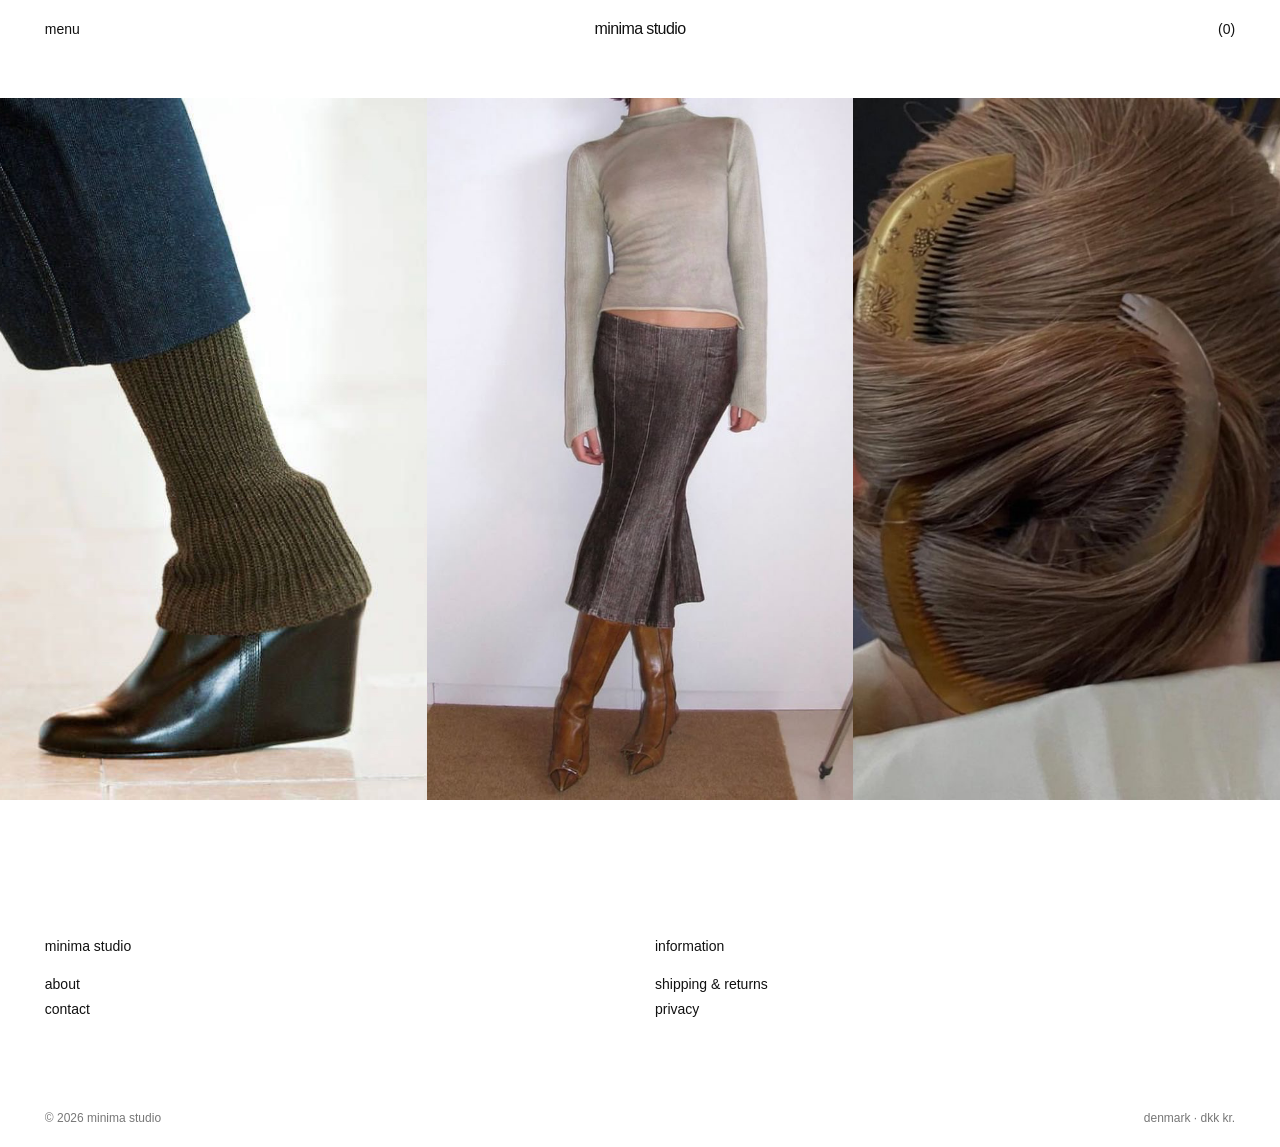
<file: index.html>
<!doctype html>
<html lang="en">
<head><meta charset="UTF-8"><meta name="viewport" content="width=device-width,initial-scale=1"><meta name="description" content="minima studio — a curated collection of vintage and timeless pieces."><title>minima studio</title><link rel="stylesheet" href="style.css"><script src="script.js" defer></script></head>
<body>
<header><div class="header-left"><button data-panel="menu" aria-expanded="false">menu</button></div><a class="logo" href="minima-studio.html">minima studio</a><div class="header-right"><button data-panel="cart" aria-label="cart (0)">(<span id="count" aria-live="polite">0</span>)</button></div></header>
<main id="MainContent"><section id="collection" class="campaign" aria-label="Latest collection"><div class="campaign-image" role="region" aria-label="minima studio inspiration"><div class="hero-track"><div class="hero-group"><img src="assets/hero-1.jpg" alt="black wedge boot with a knitted leg warmer" fetchpriority="high"><img src="assets/hero-2.jpg" alt="hair updo with decorative combs"><img src="assets/hero-3.jpg" alt="light top, dark skirt and brown boots"></div><div class="hero-group" aria-hidden="true"><img src="assets/hero-1.jpg" alt=""><img src="assets/hero-2.jpg" alt=""><img src="assets/hero-3.jpg" alt=""></div></div></div></section>
</main>
<footer><div><h2>minima studio</h2><button data-panel="about">about</button><button data-panel="contact">contact</button></div><div><h2>information</h2><button data-panel="shipping">shipping &amp; returns</button><button data-panel="privacy">privacy</button></div><div class="footer-bottom"><span>© <span id="year"></span> minima studio</span><span>denmark · dkk kr.</span></div></footer>
<div id="overlay" hidden></div><dialog id="panel"><div class="panel-top"><span id="panel-title"></span><button id="close" aria-label="close">close ×</button></div><div id="panel-content"></div></dialog>
</body></html>
</file>
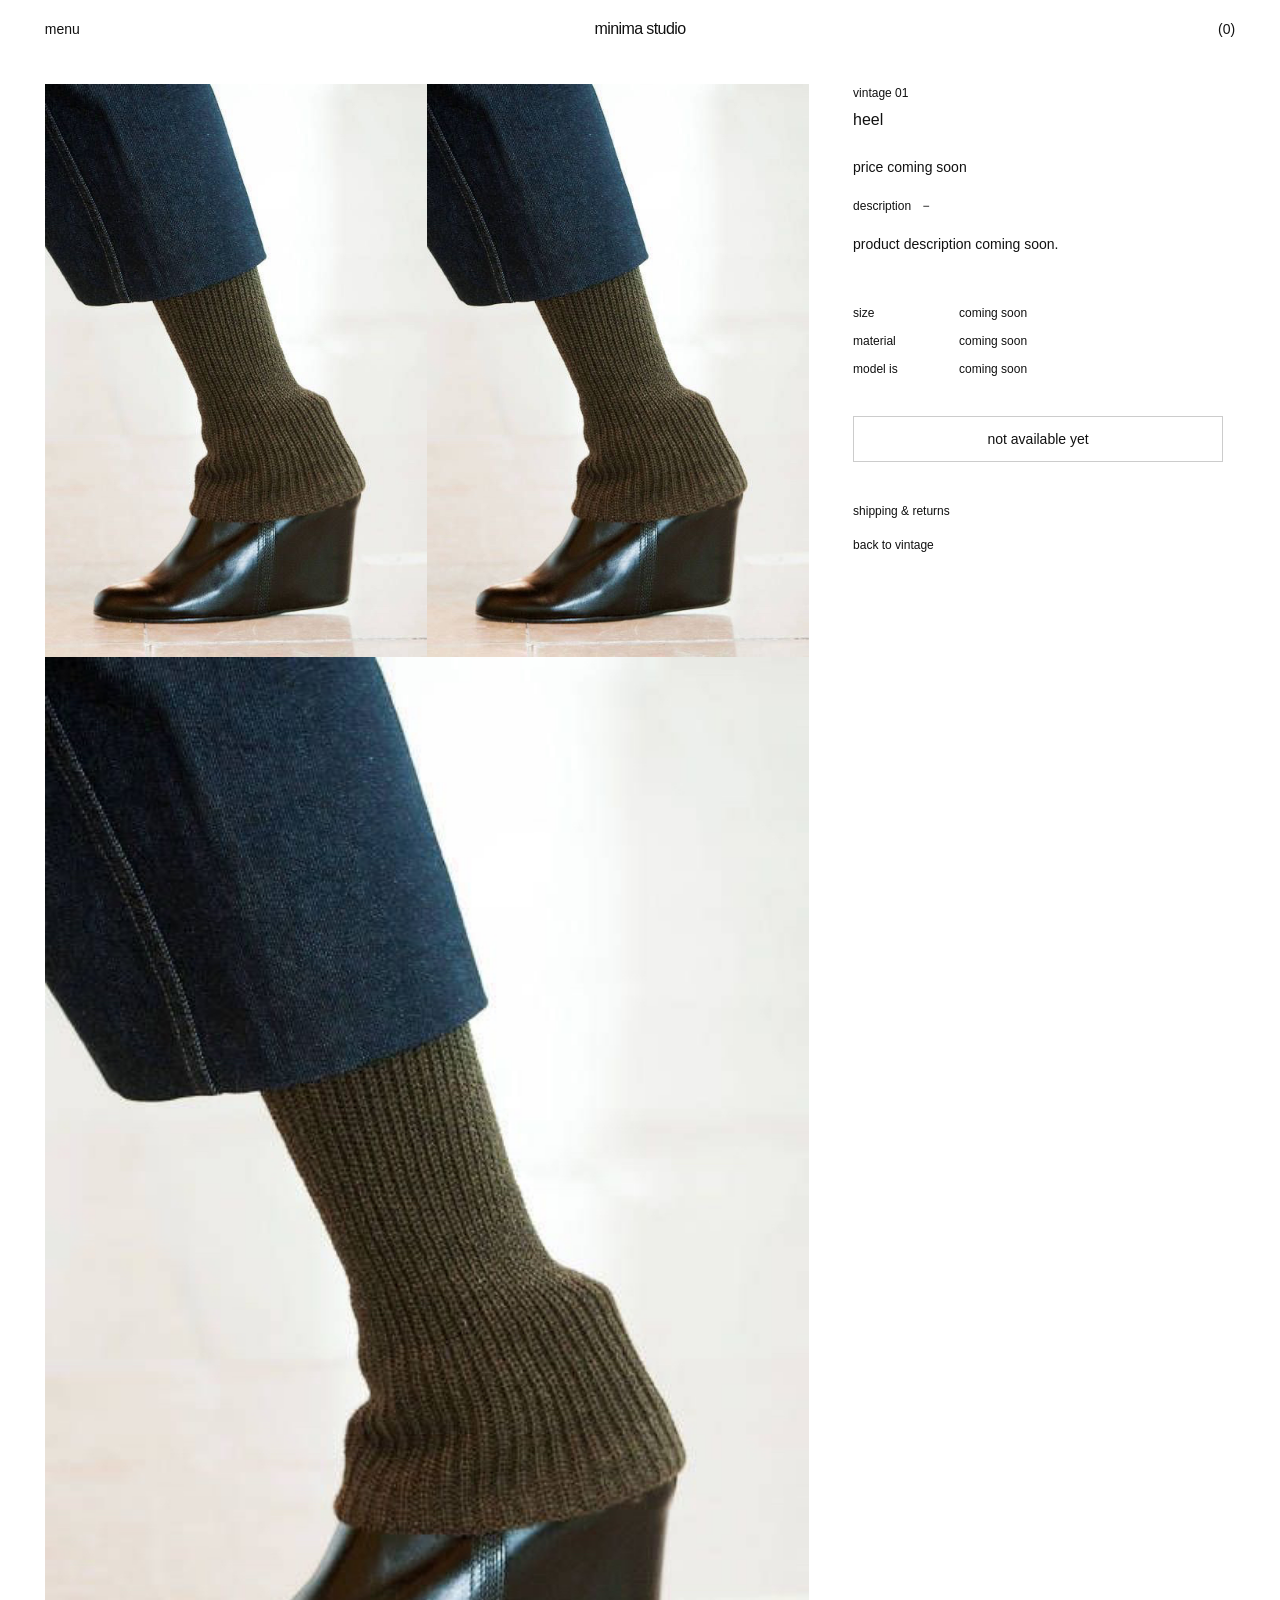
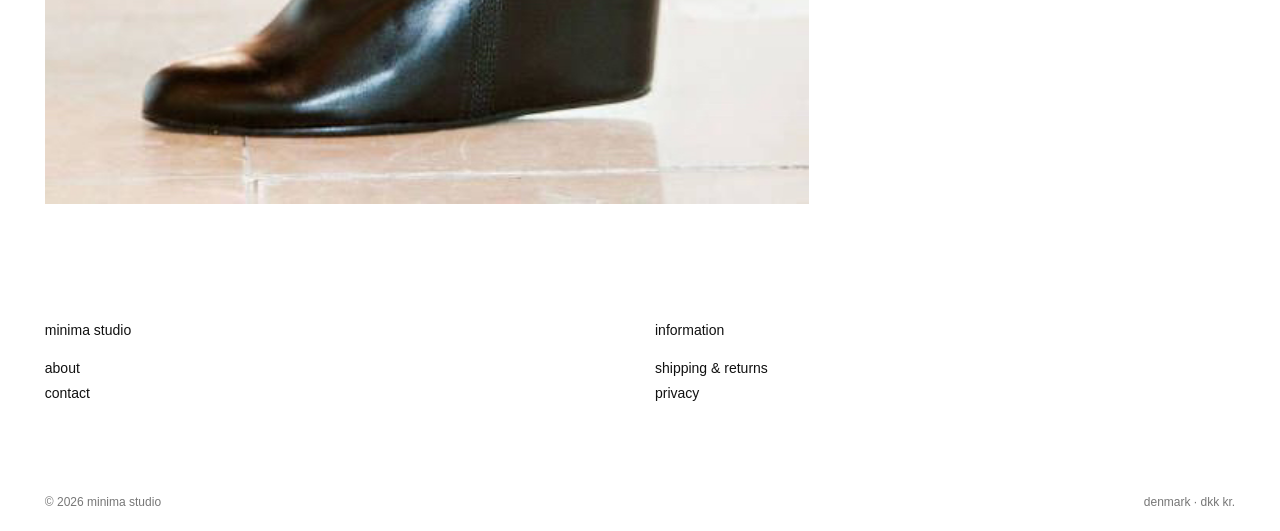
<file: product.html>
<!doctype html>
<html lang="en">
<head><meta charset="UTF-8"><meta name="viewport" content="width=device-width,initial-scale=1"><meta name="description" content="minima studio — a curated collection of vintage and timeless pieces."><title>vintage — minima studio</title><style>*{box-sizing:border-box}html{scroll-behavior:smooth;scroll-padding-top:90px}body{margin:0;background:#fff;color:#111;font-family:"Helvetica Neue",Helvetica,Arial,sans-serif;font-size:14px;font-weight:400;-webkit-font-smoothing:antialiased}button,input,select,textarea{font:inherit;color:inherit}button,a{-webkit-tap-highlight-color:transparent}button{border:0;background:transparent;padding:0;cursor:pointer;text-align:left}a{color:inherit;text-decoration:none}a:hover,button:hover{text-decoration:underline;text-underline-offset:3px}button:focus-visible,a:focus-visible,input:focus-visible{outline:1px solid #111;outline-offset:5px}header{height:58px;display:flex;align-items:center;justify-content:space-between;padding:0 3.5%;position:relative;z-index:2;background:white}.header-left,.header-right{display:flex;gap:30px}.logo{position:absolute;left:50%;transform:translateX(-50%);font-size:18px;font-weight:400;white-space:nowrap;letter-spacing:-.6px}.campaign{display:grid;grid-template-columns:1fr minmax(0,388px) 1fr;max-width:1200px;padding-top:53px;margin:auto;column-gap:30px;min-height:calc(100svh - 58px);align-content:start}.campaign-note,.campaign-shop{text-align:center;padding-top:67px;line-height:18px}.campaign-note{justify-self:start;margin-left:44px;width:90px}.campaign-note span{display:block;margin-bottom:8px}.campaign-note h1{font-size:14px;font-weight:400;margin:0;line-height:18px}.campaign-shop{justify-self:end;margin-right:54px;width:90px}.campaign-shop p{margin:8px 0 0}.campaign-image{display:block;aspect-ratio:388/520;overflow:hidden;background:#efefed}.campaign-image img{display:block;width:100%;height:100%;object-fit:cover}.caption{grid-column:2;text-align:center;margin:31px 0 60px}.collection{padding:65px 3.5% 100px;max-width:1500px;margin:auto}.section-line{display:flex;justify-content:space-between;border-top:1px solid #ccc;padding-top:16px}h2{font-size:14px;font-weight:400;margin:0}.editorial{display:grid;grid-template-columns:1fr 1fr;gap:40px;margin:80px 0}.editorial p:first-child{font-size:clamp(28px,4vw,55px);line-height:1.1;letter-spacing:-1.5px;margin:0}.editorial p:last-child{max-width:270px;line-height:1.5;justify-self:end;margin:0}.categories{display:grid;grid-template-columns:repeat(4,1fr);gap:25px}.categories button{border-top:1px solid #bbb;padding:18px 0;display:flex;justify-content:space-between}.collection-message{color:#666;margin-top:35px}footer{border-top:1px solid #ddd;padding:38px 3.5% 22px;display:grid;grid-template-columns:1fr 1fr 2fr;gap:30px}footer h2{margin-bottom:22px}footer>div>button{display:block;margin:0 0 9px}.newsletter{max-width:390px;width:100%;justify-self:end}.newsletter form{display:flex;border-bottom:1px solid #111;padding-bottom:10px;gap:15px}.newsletter input{border:0;background:none;border-radius:0;min-width:0;flex:1;outline:none}.newsletter p{line-height:1.5;color:#666}.footer-bottom{grid-column:1/-1;display:flex;justify-content:space-between;color:#777;margin-top:55px;font-size:12px}dialog{border:0;padding:30px;position:fixed;margin:0;left:auto;right:0;top:0;height:100svh;max-height:100svh;width:min(460px,100%);max-width:100%;background:#fff}dialog::backdrop{background:#0003}.panel-top{display:flex;justify-content:space-between;margin-bottom:70px}#panel-content nav{display:flex;flex-direction:column;align-items:start;gap:20px;font-size:26px;letter-spacing:-.6px}#panel-content p{line-height:1.6;max-width:340px}#panel-content h2{font-size:24px;margin-bottom:25px}#panel-content input{width:100%;border:0;border-bottom:1px solid #999;padding:12px 0;border-radius:0}.panel-action{margin-top:25px;text-decoration:underline}.search-result{padding-top:25px}.sr-only{position:absolute;width:1px;height:1px;padding:0;overflow:hidden;clip:rect(0,0,0,0);white-space:nowrap}@media(min-width:1100px){.campaign{grid-template-columns:1fr minmax(0, min(45vw,580px)) 1fr}.campaign-image{aspect-ratio:388/520}.campaign{padding-top:55px}.campaign-note,.campaign-shop{padding-top:75px}}@media(max-width:600px){header{padding:0 18px;height:65px}.header-left{gap:16px}.header-left button:nth-child(2),.header-right button:first-child{display:none}.header-right{gap:0}.logo{font-size:17px}.campaign{padding:35px 18px 0;grid-template-columns:1fr 1fr;gap:0;min-height:calc(100svh - 65px)}.campaign-image{grid-column:1/-1;grid-row:1;width:min(100%,388px);justify-self:center}.campaign-note,.campaign-shop{padding-top:21px;margin:0;justify-self:start;width:auto;text-align:left}.campaign-note{display:flex;gap:14px}.campaign-note h1 br{display:none}.campaign-note h1{max-width:145px}.campaign-shop{justify-self:end;text-align:right}.caption{grid-column:1/-1;margin:32px 0 45px}.collection{padding:50px 18px 65px}.section-line span{font-size:12px}.editorial{margin:50px 0;grid-template-columns:1fr;gap:25px}.editorial p:last-child{justify-self:start}.categories{grid-template-columns:1fr 1fr;gap:12px 25px}footer{padding:30px 18px 20px;grid-template-columns:1fr 1fr}.newsletter{grid-column:1/-1;justify-self:start;max-width:100%;margin-top:15px}.footer-bottom{margin-top:20px}}
@media(prefers-reduced-motion:reduce){html{scroll-behavior:auto}}

@media(min-width:601px){.campaign{grid-template-columns:1fr minmax(0,min(45.4vw,calc((100svh - 220px)*.746))) 1fr;max-width:1500px}}

.campaign-image{grid-column:2}@media(max-width:600px){.campaign-image{grid-column:1/-1}}

/* Hero carousel */
.campaign{display:block;padding:40px 0 50px;max-width:none;min-height:calc(100svh - 58px);overflow:hidden}
.campaign-image{width:100%;height:auto;aspect-ratio:auto;background:transparent;overflow:hidden}
.hero-track{display:flex;width:200%;animation:hero-scroll 15s linear infinite;will-change:transform}
.hero-group{display:flex;flex:0 0 50%;min-width:0}
.campaign-image img{display:block;position:static;flex:0 0 calc(100% / 3);width:calc(100% / 3);height:min(78svh,850px);object-fit:cover;opacity:1;border:0;padding:0;margin:0}
@keyframes hero-scroll{from{transform:translateX(-50%)}to{transform:translateX(0)}}
@media(max-width:600px){.campaign{padding:30px 0 40px;min-height:calc(100svh - 65px)}.campaign-image img{height:55svh}}
@media(prefers-reduced-motion:reduce){.hero-track{animation:none}}

body{text-transform:lowercase}@media(max-width:600px){.header-right button:first-child{display:block}}
.cart-items{list-style:none;padding:0;margin:0}.cart-items li{border-top:1px solid #ddd;padding:20px 0;display:flex;justify-content:space-between;gap:20px}.cart-quantity{display:flex;align-items:center;gap:15px}.cart-quantity button{padding:5px}.cart-empty{font-size:14px!important;font-weight:400}.cart-total{border-top:1px solid #ddd;padding-top:20px;margin-top:30px;display:flex;justify-content:space-between}

.logo{font-size:16px}.logo:hover{text-decoration:none}@media(max-width:600px){.logo{font-size:15px}}

/* Small frosted menu over the homepage. */
dialog.menu-pocket{position:fixed;left:18px;right:auto;top:72px;width:min(290px,calc(100vw - 36px));height:auto;max-height:calc(100svh - 90px);padding:28px;background:rgba(255,255,255,.72);backdrop-filter:blur(14px);-webkit-backdrop-filter:blur(14px);box-shadow:0 4px 24px #0000000a;overflow:auto}
.menu-pocket .panel-top{display:none}
.menu-pocket #panel-content nav{font-size:16px;letter-spacing:0;gap:18px}

dialog.menu-pocket{left:0;bottom:0;height:auto;max-height:none}

dialog.menu-pocket{padding-left:calc(3.5vw);padding-right:20px}
.menu-pocket #panel-content nav{font-size:14px;letter-spacing:normal}
@media(max-width:600px){dialog.menu-pocket{padding-left:18px}}

footer{border-top:0;grid-template-columns:1fr 1fr}

/* Vintage collection: four columns on desktop, two on mobile. */
.vintage-page{padding:26px 4.8% 80px;min-height:calc(100svh - 58px)}
.product-grid{display:grid;grid-template-columns:repeat(4,minmax(0,1fr));column-gap:2px;row-gap:34px}
.product-card{min-width:0;margin:0}
.product-photo{position:relative;aspect-ratio:5/7;overflow:hidden;background:#fff}
.product-photo img{display:block;width:100%;height:100%;object-fit:cover}
.product-details{display:flex;justify-content:space-between;align-items:baseline;gap:10px;padding:18px 10px 0;font-size:12px;line-height:1.5}
.product-details h2{font:inherit;margin:0}.product-price{margin:0;color:#666;text-align:right}
@media(max-width:600px){.vintage-page{padding:30px 4.2% 60px}.product-grid{grid-template-columns:repeat(2,minmax(0,1fr));row-gap:32px}.product-details{padding:12px 0 0;flex-wrap:wrap;gap:4px 10px;font-size:12px}.product-price{text-align:left}}

/* Product detail */
.product-page{padding:26px 3.5% 80px;min-height:80svh}
.product-layout{display:grid;grid-template-columns:minmax(0,2fr) minmax(260px,1fr);align-items:start;gap:44px}
.product-gallery{display:grid;grid-template-columns:repeat(2,minmax(0,1fr));gap:0;align-items:start}
.product-gallery img{display:block;width:100%;height:auto;margin:0;padding:0;border:0}
.product-gallery img:last-child{grid-column:1/-1}
.product-info{position:sticky;top:28px;max-width:370px;padding:0 0 30px}
.product-info h1{font-size:16px;font-weight:400;line-height:1.5;margin:0 0 24px}
.product-info p{font-size:14px;line-height:1.65;margin:0 0 20px}
.product-info .product-number{color:#777;margin-bottom:4px;font-size:12px}
.product-specs{display:grid;grid-template-columns:90px 1fr;gap:9px 16px;font-size:12px;line-height:1.6;margin:28px 0}
.product-specs dt,.product-specs dd{margin:0}
.product-specs dd{color:#777}
.product-unavailable{width:100%;padding:14px;border:1px solid #ccc;color:#777;text-align:center;cursor:default;margin:8px 0 22px}
.product-back{display:inline-block;margin-top:20px;font-size:12px;text-decoration:underline;text-underline-offset:3px}
.product-photo-link{display:block}.product-photo-link:hover{text-decoration:none}
@media(max-width:600px){.product-page{padding:25px 0 60px}.product-layout{grid-template-columns:1fr;gap:28px}.product-gallery{grid-template-columns:1fr}.product-gallery img:last-child{grid-column:auto}.product-info{position:static;max-width:none;padding:0 18px}.product-info h1{font-size:16px}.product-specs{grid-template-columns:90px 1fr}}

.product-info,.product-info .product-number,.product-info p,.product-specs dt,.product-specs dd,.product-info .product-unavailable{color:#111}

.product-back,.product-back:hover{text-decoration:none}

.product-summary{display:contents}
.product-info{display:flex;flex-direction:column}
.product-heading{order:0}.product-description-panel{order:1}.product-specs{order:2}.product-unavailable{order:3}.product-links{order:4}
.product-description-panel summary{cursor:pointer;font-size:12px;margin-bottom:20px;list-style:none}
.product-description-panel summary::-webkit-details-marker{display:none}
.product-description-panel summary::after{content:' +';margin-left:8px}
.product-description-panel[open] summary::after{content:' −'}
@media(max-width:600px){
.product-detail-page header{position:absolute;top:0;left:0;right:0;background:transparent;z-index:3}
.product-detail-page .product-page{padding-top:0}
.product-detail-page .product-layout{display:flex;flex-direction:column;gap:0}
.product-detail-page .product-gallery{display:flex;width:100%;overflow-x:auto;scroll-snap-type:x mandatory;scrollbar-width:none;gap:0}
.product-detail-page .product-gallery::-webkit-scrollbar{display:none}
.product-detail-page .product-gallery img{width:100%;flex:0 0 100%;height:72svh;object-fit:cover;scroll-snap-align:start;scroll-snap-stop:always}
.product-detail-page .product-info{display:flex;width:100%;padding:24px 18px 40px;gap:0}
.product-detail-page .product-summary{display:grid;grid-template-columns:minmax(0,1fr) auto;gap:18px;align-items:start;order:0;width:100%}
.product-detail-page .product-heading{min-width:0}
.product-detail-page .product-number{font-size:12px;margin-bottom:4px}
.product-detail-page .product-info h1{font-size:14px;margin:0 0 8px}
.product-detail-page .product-price-label{font-size:12px;margin:0}
.product-detail-page .product-unavailable{font-size:12px;width:auto;max-width:145px;padding:12px 14px;margin:0;line-height:1.4;background:#fff;color:#111;border:1px solid #111}
.product-detail-page .product-specs{order:1;margin:30px 0 40px;font-size:12px}
.product-detail-page .product-description-panel{order:2;width:100%}
.product-detail-page .product-description-panel summary{font-size:12px;margin-bottom:18px}
.product-detail-page .product-description-panel p{font-size:14px;line-height:1.65}
.product-detail-page .product-links{order:3;margin-top:12px}
}
</style></head>
<body class="product-detail-page">
<header><div class="header-left"><button data-panel="menu" aria-expanded="false">menu</button></div><a class="logo" href="minima-studio.html">minima studio</a><div class="header-right"><button data-panel="cart" aria-label="cart (0)">(<span id="count" aria-live="polite">0</span>)</button></div></header>
<main id="MainContent" class="product-page"><div class="product-layout"><section class="product-gallery" aria-label="product images" id="product-gallery"></section><section class="product-info" aria-labelledby="product-name"><div class="product-summary"><div class="product-heading"><p class="product-number" id="product-number"></p><h1 id="product-name"></h1><p class="product-price-label">price coming soon</p></div><button class="product-unavailable" disabled>not available yet</button></div><dl class="product-specs"><dt>size</dt><dd>coming soon</dd><dt>material</dt><dd>coming soon</dd><dt>model is</dt><dd>coming soon</dd></dl><details class="product-description-panel" open><summary>description</summary><p id="product-description"></p></details><div class="product-links"><button class="product-back" data-panel="shipping">shipping &amp; returns</button><br><a class="product-back" href="vintage.html">back to vintage</a></div></section></div></main>
<footer><div><h2>minima studio</h2><button data-panel="about">about</button><button data-panel="contact">contact</button></div><div><h2>information</h2><button data-panel="shipping">shipping &amp; returns</button><button data-panel="privacy">privacy</button></div><div class="footer-bottom"><span>© <span id="year"></span> minima studio</span><span>denmark · dkk kr.</span></div></footer>
<div id="overlay" hidden></div><dialog id="panel"><div class="panel-top"><span id="panel-title"></span><button id="close" aria-label="close">close ×</button></div><div id="panel-content"></div></dialog>
<script>
const requestedProduct=Number(new URLSearchParams(location.search).get('id') || 1);
const productId=Number.isInteger(requestedProduct) && requestedProduct>=1 && requestedProduct<=12 ? requestedProduct : 1;
const productTypes=['heel','hair','skirt'];
const photoIndex=(productId-1)%3;
const productType=productTypes[photoIndex];
document.title=`vintage ${String(productId).padStart(2,'0')} ${productType} — minima studio`;
document.querySelector('#product-number').textContent=`vintage ${String(productId).padStart(2,'0')}`;
document.querySelector('#product-name').textContent=productType;
document.querySelector('#product-description').textContent='product description coming soon.';
const gallery=document.querySelector('#product-gallery');
// Repeat the current reference photo until individual product photos are supplied.
for(let index=0;index<3;index++){
 const image=document.createElement('img');
 image.src=`assets/hero-${photoIndex+1}.jpg`;
 image.alt=`vintage ${String(productId).padStart(2,'0')} — ${productType}`;
 if(index>0)image.loading='lazy';
 gallery.append(image);
}
</script><script>const panel=document.querySelector('#panel');
const content=document.querySelector('#panel-content');
const title=document.querySelector('#panel-title');
const views={menu:['menu','<nav><a href="vintage.html">vintage</a><button data-panel="about">about</button><button data-panel="shipping">shipping</button><a href="https://www.instagram.com/minimastudio.dk/" target="_blank" rel="noopener noreferrer">instagram</a><a href="https://www.tiktok.com/@laurabjerremand" target="_blank" rel="noopener noreferrer">tiktok</a><button data-panel="contact">mail</button></nav>'],instagram:['instagram','<p>instagram link coming soon.</p>'],tiktok:['tiktok','<p>tiktok link coming soon.</p>'],about:['About minima studio','<h2>minima studio</h2><p>A considered collection of vintage, clothing and everyday objects. Selected with care, to be worn and kept.</p>'],contact:['Contact','<h2>Let’s get in touch.</h2><p>Contact details for minima studio will be available here soon.</p>'],shipping:['Shipping & Returns','<h2>Shipping & returns</h2><p>Shipping destinations, delivery times and return terms will be available when the shop opens.</p>'],privacy:['Privacy','<h2>Your privacy</h2><p>This preview does not send personal information to a server. Newsletter preferences are stored only in this browser.</p>'],account:['Account','<h2>Welcome to minima studio.</h2><p>Customer accounts will be available when the shop opens.</p>'],cart:['Cart: 0','<h2>Your cart is empty.</h2><a class="panel-action" href="#collection">Explore the collection ↗</a>'],collaborations:['Collaborations','<h2>Shared perspectives.</h2><p>Future collaborations by minima studio will appear here.</p>'],journal:['Journal','<h2>Notes from the studio.</h2><p>Stories, inspiration and new perspectives. Coming soon.</p>'],search:['Search','<label class="sr-only" for="search-input">Search the collection</label><input id="search-input" type="search" placeholder="Search the collection" autocomplete="off"><div class="search-result" role="status">Search vintage, clothing, knitwear or bags.</div>']};
function openPanel(name){const view=name==='cart'?cartView():views[name];if(!view)return;panel.classList.toggle('menu-pocket',name==='menu');title.textContent=view[0];content.innerHTML=view[1];document.querySelectorAll('[aria-expanded]').forEach(e=>e.setAttribute('aria-expanded',String(e.dataset.panel===name)));if(name==='menu'){if(panel.open)panel.close();panel.show()}else{if(panel.open && !panel.matches(':modal'))panel.close();if(!panel.open)panel.showModal()}document.body.style.overflow=name==='menu'?'':'hidden';if(name==='search'){const input=content.querySelector('input');input.focus();input.addEventListener('input',()=>{const query=input.value.trim();content.querySelector('.search-result').textContent=query?`No products available for “${query}” yet. Our next selection is coming soon.`:'Search vintage, clothing, knitwear or bags.'})}}
function closePanel(){panel.close();document.body.style.overflow='';document.querySelectorAll('[aria-expanded]').forEach(e=>e.setAttribute('aria-expanded','false'))}
document.addEventListener('click',e=>{const trigger=e.target.closest('[data-panel]');if(trigger)openPanel(trigger.dataset.panel);if(e.target.closest('#close'))closePanel();if(e.target.closest('#panel a')){closePanel();if(e.target.closest('[data-home]'))window.scrollTo({top:0,behavior:'smooth'})}const category=e.target.closest('[data-category]');if(category)document.querySelector('#collection-message').textContent=`${category.dataset.category} — our next selection is coming soon.`});
panel.addEventListener('close',()=>{document.body.style.overflow=''});panel.addEventListener('click',e=>{if(e.target===panel&&e.clientX<panel.getBoundingClientRect().left)closePanel()});

document.querySelector('#year').textContent=new Date().getFullYear();

const CART_KEY = 'minima-cart';
let cart = [];
try {
  const saved = JSON.parse(localStorage.getItem(CART_KEY) || '[]');
  if (Array.isArray(saved)) cart = saved.filter(item => item && typeof item.id === 'string' && typeof item.name === 'string' && Number.isSafeInteger(item.quantity) && item.quantity > 0 && Number.isFinite(item.price) && item.price >= 0);
} catch {}
const escapeText = value => String(value).replace(/[&<>"']/g, char => ({'&':'&amp;','<':'&lt;','>':'&gt;','"':'&quot;',"'":'&#39;'}[char]));
const money = amount => new Intl.NumberFormat('da-DK', {style:'currency',currency:'DKK'}).format(amount);
function cartCount(){return cart.reduce((sum,item)=>sum+item.quantity,0)}
function cartView(){
  const rows = cart.map(item => `<li><span>${escapeText(item.name)}<br>${money(item.price)}</span><div class="cart-quantity"><button data-cart-change="-1" data-cart-id="${escapeText(item.id)}" aria-label="remove one">−</button><span>${item.quantity}</span><button data-cart-change="1" data-cart-id="${escapeText(item.id)}" aria-label="add one">+</button></div></li>`).join('');
  return [`cart (${cartCount()})`, cart.length ? `<ul class="cart-items">${rows}</ul><div class="cart-total"><span>subtotal</span><span>${money(cart.reduce((sum,item)=>sum+item.price*item.quantity,0))}</span></div>` : '<p class="cart-empty">your cart is currently empty</p>'];
}
function updateCart(){
  document.querySelector('#count').textContent = cartCount();
  document.querySelector('[data-panel="cart"]').setAttribute('aria-label',`cart (${cartCount()})`);
  try {localStorage.setItem(CART_KEY,JSON.stringify(cart))} catch {}
  if(panel.open && title.textContent.startsWith('cart (')){const view=cartView();title.textContent=view[0];content.innerHTML=view[1]}
}
window.minimaCart = {
  add(product){
    if(!product || typeof product.id !== 'string' || typeof product.name !== 'string' || !Number.isFinite(product.price) || product.price < 0) return;
    const quantity = product.quantity === undefined ? 1 : product.quantity;
    if(!Number.isSafeInteger(quantity) || quantity < 1) return;
    const existing = cart.find(item=>item.id===product.id);
    if(existing) existing.quantity += quantity;
    else cart.push({id:product.id,name:product.name,price:product.price,quantity});
    updateCart();
  },
  get count(){return cartCount()}
};
document.addEventListener('click',event=>{
  const control=event.target.closest('[data-cart-change]');
  if(control){const item=cart.find(item=>item.id===control.dataset.cartId);if(item){item.quantity+=Number(control.dataset.cartChange);cart=cart.filter(item=>item.quantity>0);updateCart()}}
  const add=event.target.closest('[data-add-to-cart]');
  if(add) window.minimaCart.add({id:add.dataset.productId,name:add.dataset.productName,price:Number(add.dataset.productPrice)});
});
updateCart();

document.addEventListener('click',event=>{
  if(panel.open && panel.classList.contains('menu-pocket') && !panel.contains(event.target) && !event.target.closest('[data-panel="menu"]')) closePanel();
});
document.addEventListener('keydown',event=>{
  if(event.key==='Escape' && panel.open) closePanel();
});
</script></body></html>
</file>
<file: style.css>
*{box-sizing:border-box}html{scroll-behavior:smooth;scroll-padding-top:90px}body{margin:0;background:#fff;color:#111;font-family:"Helvetica Neue",Helvetica,Arial,sans-serif;font-size:14px;font-weight:400;-webkit-font-smoothing:antialiased}button,input,select,textarea{font:inherit;color:inherit}button,a{-webkit-tap-highlight-color:transparent}button{border:0;background:transparent;padding:0;cursor:pointer;text-align:left}a{color:inherit;text-decoration:none}a:hover,button:hover{text-decoration:underline;text-underline-offset:3px}button:focus-visible,a:focus-visible,input:focus-visible{outline:1px solid #111;outline-offset:5px}header{height:58px;display:flex;align-items:center;justify-content:space-between;padding:0 3.5%;position:relative;z-index:2;background:white}.header-left,.header-right{display:flex;gap:30px}.logo{position:absolute;left:50%;transform:translateX(-50%);font-size:18px;font-weight:400;white-space:nowrap;letter-spacing:-.6px}.campaign{display:grid;grid-template-columns:1fr minmax(0,388px) 1fr;max-width:1200px;padding-top:53px;margin:auto;column-gap:30px;min-height:calc(100svh - 58px);align-content:start}.campaign-note,.campaign-shop{text-align:center;padding-top:67px;line-height:18px}.campaign-note{justify-self:start;margin-left:44px;width:90px}.campaign-note span{display:block;margin-bottom:8px}.campaign-note h1{font-size:14px;font-weight:400;margin:0;line-height:18px}.campaign-shop{justify-self:end;margin-right:54px;width:90px}.campaign-shop p{margin:8px 0 0}.campaign-image{display:block;aspect-ratio:388/520;overflow:hidden;background:#efefed}.campaign-image img{display:block;width:100%;height:100%;object-fit:cover}.caption{grid-column:2;text-align:center;margin:31px 0 60px}.collection{padding:65px 3.5% 100px;max-width:1500px;margin:auto}.section-line{display:flex;justify-content:space-between;border-top:1px solid #ccc;padding-top:16px}h2{font-size:14px;font-weight:400;margin:0}.editorial{display:grid;grid-template-columns:1fr 1fr;gap:40px;margin:80px 0}.editorial p:first-child{font-size:clamp(28px,4vw,55px);line-height:1.1;letter-spacing:-1.5px;margin:0}.editorial p:last-child{max-width:270px;line-height:1.5;justify-self:end;margin:0}.categories{display:grid;grid-template-columns:repeat(4,1fr);gap:25px}.categories button{border-top:1px solid #bbb;padding:18px 0;display:flex;justify-content:space-between}.collection-message{color:#666;margin-top:35px}footer{border-top:1px solid #ddd;padding:38px 3.5% 22px;display:grid;grid-template-columns:1fr 1fr 2fr;gap:30px}footer h2{margin-bottom:22px}footer>div>button{display:block;margin:0 0 9px}.newsletter{max-width:390px;width:100%;justify-self:end}.newsletter form{display:flex;border-bottom:1px solid #111;padding-bottom:10px;gap:15px}.newsletter input{border:0;background:none;border-radius:0;min-width:0;flex:1;outline:none}.newsletter p{line-height:1.5;color:#666}.footer-bottom{grid-column:1/-1;display:flex;justify-content:space-between;color:#777;margin-top:55px;font-size:12px}dialog{border:0;padding:30px;position:fixed;margin:0;left:auto;right:0;top:0;height:100svh;max-height:100svh;width:min(460px,100%);max-width:100%;background:#fff}dialog::backdrop{background:#0003}.panel-top{display:flex;justify-content:space-between;margin-bottom:70px}#panel-content nav{display:flex;flex-direction:column;align-items:start;gap:20px;font-size:26px;letter-spacing:-.6px}#panel-content p{line-height:1.6;max-width:340px}#panel-content h2{font-size:24px;margin-bottom:25px}#panel-content input{width:100%;border:0;border-bottom:1px solid #999;padding:12px 0;border-radius:0}.panel-action{margin-top:25px;text-decoration:underline}.search-result{padding-top:25px}.sr-only{position:absolute;width:1px;height:1px;padding:0;overflow:hidden;clip:rect(0,0,0,0);white-space:nowrap}@media(min-width:1100px){.campaign{grid-template-columns:1fr minmax(0, min(45vw,580px)) 1fr}.campaign-image{aspect-ratio:388/520}.campaign{padding-top:55px}.campaign-note,.campaign-shop{padding-top:75px}}@media(max-width:600px){header{padding:0 18px;height:65px}.header-left{gap:16px}.header-left button:nth-child(2),.header-right button:first-child{display:none}.header-right{gap:0}.logo{font-size:17px}.campaign{padding:35px 18px 0;grid-template-columns:1fr 1fr;gap:0;min-height:calc(100svh - 65px)}.campaign-image{grid-column:1/-1;grid-row:1;width:min(100%,388px);justify-self:center}.campaign-note,.campaign-shop{padding-top:21px;margin:0;justify-self:start;width:auto;text-align:left}.campaign-note{display:flex;gap:14px}.campaign-note h1 br{display:none}.campaign-note h1{max-width:145px}.campaign-shop{justify-self:end;text-align:right}.caption{grid-column:1/-1;margin:32px 0 45px}.collection{padding:50px 18px 65px}.section-line span{font-size:12px}.editorial{margin:50px 0;grid-template-columns:1fr;gap:25px}.editorial p:last-child{justify-self:start}.categories{grid-template-columns:1fr 1fr;gap:12px 25px}footer{padding:30px 18px 20px;grid-template-columns:1fr 1fr}.newsletter{grid-column:1/-1;justify-self:start;max-width:100%;margin-top:15px}.footer-bottom{margin-top:20px}}
@media(prefers-reduced-motion:reduce){html{scroll-behavior:auto}}

@media(min-width:601px){.campaign{grid-template-columns:1fr minmax(0,min(45.4vw,calc((100svh - 220px)*.746))) 1fr;max-width:1500px}}

.campaign-image{grid-column:2}@media(max-width:600px){.campaign-image{grid-column:1/-1}}

/* Hero carousel */
.campaign{display:block;padding:40px 0 50px;max-width:none;min-height:calc(100svh - 58px);overflow:hidden}
.campaign-image{width:100%;height:auto;aspect-ratio:auto;background:transparent;overflow:hidden}
.hero-track{display:flex;width:200%;animation:hero-scroll 15s linear infinite;will-change:transform}
.hero-group{display:flex;flex:0 0 50%;min-width:0}
.campaign-image img{display:block;position:static;flex:0 0 calc(100% / 3);width:calc(100% / 3);height:min(78svh,850px);object-fit:cover;opacity:1;border:0;padding:0;margin:0}
@keyframes hero-scroll{from{transform:translateX(-50%)}to{transform:translateX(0)}}
@media(max-width:600px){.campaign{padding:30px 0 40px;min-height:calc(100svh - 65px)}.campaign-image img{height:55svh}}
@media(prefers-reduced-motion:reduce){.hero-track{animation:none}}

body{text-transform:lowercase}@media(max-width:600px){.header-right button:first-child{display:block}}
.cart-items{list-style:none;padding:0;margin:0}.cart-items li{border-top:1px solid #ddd;padding:20px 0;display:flex;justify-content:space-between;gap:20px}.cart-quantity{display:flex;align-items:center;gap:15px}.cart-quantity button{padding:5px}.cart-empty{font-size:14px!important;font-weight:400}.cart-total{border-top:1px solid #ddd;padding-top:20px;margin-top:30px;display:flex;justify-content:space-between}

.logo{font-size:16px}.logo:hover{text-decoration:none}@media(max-width:600px){.logo{font-size:15px}}

/* Small frosted menu over the homepage. */
dialog.menu-pocket{position:fixed;left:18px;right:auto;top:72px;width:min(290px,calc(100vw - 36px));height:auto;max-height:calc(100svh - 90px);padding:28px;background:rgba(255,255,255,.72);backdrop-filter:blur(14px);-webkit-backdrop-filter:blur(14px);box-shadow:0 4px 24px #0000000a;overflow:auto}
.menu-pocket .panel-top{display:none}
.menu-pocket #panel-content nav{font-size:16px;letter-spacing:0;gap:18px}

dialog.menu-pocket{left:0;bottom:0;height:auto;max-height:none}

dialog.menu-pocket{padding-left:calc(3.5vw);padding-right:20px}
.menu-pocket #panel-content nav{font-size:14px;letter-spacing:normal}
@media(max-width:600px){dialog.menu-pocket{padding-left:18px}}

footer{border-top:0;grid-template-columns:1fr 1fr}

/* Vintage collection: four columns on desktop, two on mobile. */
.vintage-page{padding:26px 4.8% 80px;min-height:calc(100svh - 58px)}
.product-grid{display:grid;grid-template-columns:repeat(4,minmax(0,1fr));column-gap:2px;row-gap:34px}
.product-card{min-width:0;margin:0}
.product-photo{position:relative;aspect-ratio:5/7;overflow:hidden;background:#fff}
.product-photo img{display:block;width:100%;height:100%;object-fit:cover}
.product-details{display:flex;justify-content:space-between;align-items:baseline;gap:10px;padding:18px 10px 0;font-size:12px;line-height:1.5}
.product-details h2{font:inherit;margin:0}.product-price{margin:0;color:#666;text-align:right}
@media(max-width:600px){.vintage-page{padding:30px 4.2% 60px}.product-grid{grid-template-columns:repeat(2,minmax(0,1fr));row-gap:32px}.product-details{padding:12px 0 0;flex-wrap:wrap;gap:4px 10px;font-size:12px}.product-price{text-align:left}}

/* Product detail */
.product-page{padding:26px 3.5% 80px;min-height:80svh}
.product-layout{display:grid;grid-template-columns:minmax(0,2fr) minmax(260px,1fr);align-items:start;gap:44px}
.product-gallery{display:grid;grid-template-columns:repeat(2,minmax(0,1fr));gap:0;align-items:start}
.product-gallery img{display:block;width:100%;height:auto;margin:0;padding:0;border:0}
.product-gallery img:last-child{grid-column:1/-1}
.product-info{position:sticky;top:28px;max-width:370px;padding:0 0 30px}
.product-info h1{font-size:16px;font-weight:400;line-height:1.5;margin:0 0 24px}
.product-info p{font-size:14px;line-height:1.65;margin:0 0 20px}
.product-info .product-number{color:#777;margin-bottom:4px;font-size:12px}
.product-specs{display:grid;grid-template-columns:90px 1fr;gap:9px 16px;font-size:12px;line-height:1.6;margin:28px 0}
.product-specs dt,.product-specs dd{margin:0}
.product-specs dd{color:#777}
.product-unavailable{width:100%;padding:14px;border:1px solid #ccc;color:#777;text-align:center;cursor:default;margin:8px 0 22px}
.product-back{display:inline-block;margin-top:20px;font-size:12px;text-decoration:underline;text-underline-offset:3px}
.product-photo-link{display:block}.product-photo-link:hover{text-decoration:none}
@media(max-width:600px){.product-page{padding:25px 0 60px}.product-layout{grid-template-columns:1fr;gap:28px}.product-gallery{grid-template-columns:1fr}.product-gallery img:last-child{grid-column:auto}.product-info{position:static;max-width:none;padding:0 18px}.product-info h1{font-size:16px}.product-specs{grid-template-columns:90px 1fr}}

.product-info,.product-info .product-number,.product-info p,.product-specs dt,.product-specs dd,.product-info .product-unavailable{color:#111}

.product-back,.product-back:hover{text-decoration:none}

.product-summary{display:contents}
.product-info{display:flex;flex-direction:column}
.product-heading{order:0}.product-description-panel{order:1}.product-specs{order:2}.product-unavailable{order:3}.product-links{order:4}
.product-description-panel summary{cursor:pointer;font-size:12px;margin-bottom:20px;list-style:none}
.product-description-panel summary::-webkit-details-marker{display:none}
.product-description-panel summary::after{content:' +';margin-left:8px}
.product-description-panel[open] summary::after{content:' −'}
@media(max-width:600px){
.product-detail-page header{position:absolute;top:0;left:0;right:0;background:transparent;z-index:3}
.product-detail-page .product-page{padding-top:0}
.product-detail-page .product-layout{display:flex;flex-direction:column;gap:0}
.product-detail-page .product-gallery{display:flex;width:100%;overflow-x:auto;scroll-snap-type:x mandatory;scrollbar-width:none;gap:0}
.product-detail-page .product-gallery::-webkit-scrollbar{display:none}
.product-detail-page .product-gallery img{width:100%;flex:0 0 100%;height:72svh;object-fit:cover;scroll-snap-align:start;scroll-snap-stop:always}
.product-detail-page .product-info{display:flex;width:100%;padding:24px 18px 40px;gap:0}
.product-detail-page .product-summary{display:grid;grid-template-columns:minmax(0,1fr) auto;gap:18px;align-items:start;order:0;width:100%}
.product-detail-page .product-heading{min-width:0}
.product-detail-page .product-number{font-size:12px;margin-bottom:4px}
.product-detail-page .product-info h1{font-size:14px;margin:0 0 8px}
.product-detail-page .product-price-label{font-size:12px;margin:0}
.product-detail-page .product-unavailable{font-size:12px;width:auto;max-width:145px;padding:12px 14px;margin:0;line-height:1.4;background:#fff;color:#111;border:1px solid #111}
.product-detail-page .product-specs{order:1;margin:30px 0 40px;font-size:12px}
.product-detail-page .product-description-panel{order:2;width:100%}
.product-detail-page .product-description-panel summary{font-size:12px;margin-bottom:18px}
.product-detail-page .product-description-panel p{font-size:14px;line-height:1.65}
.product-detail-page .product-links{order:3;margin-top:12px}
}

/* Mobile homepage: a continuous carousel with full-size images. */
@media(max-width:600px){
  .campaign{padding:12px 0 32px;min-height:0}
  .campaign-image{overflow:hidden}
  .hero-track{width:max-content;animation:hero-scroll 24s linear infinite;will-change:transform}
  .hero-group{flex:0 0 auto;width:258vw;gap:0;padding:0}
  .campaign-image img{flex:0 0 86vw;width:86vw;height:auto;aspect-ratio:3/4}
  header button{min-width:44px;min-height:44px;display:inline-flex;align-items:center}
  .header-right button{justify-content:flex-end}
  footer{gap:24px 18px;padding-top:24px}
  .footer-bottom{gap:16px;flex-wrap:wrap;line-height:1.5}
}

@media(max-width:600px) and (prefers-reduced-motion:reduce){.hero-track{animation:none;will-change:auto}}
</file>
